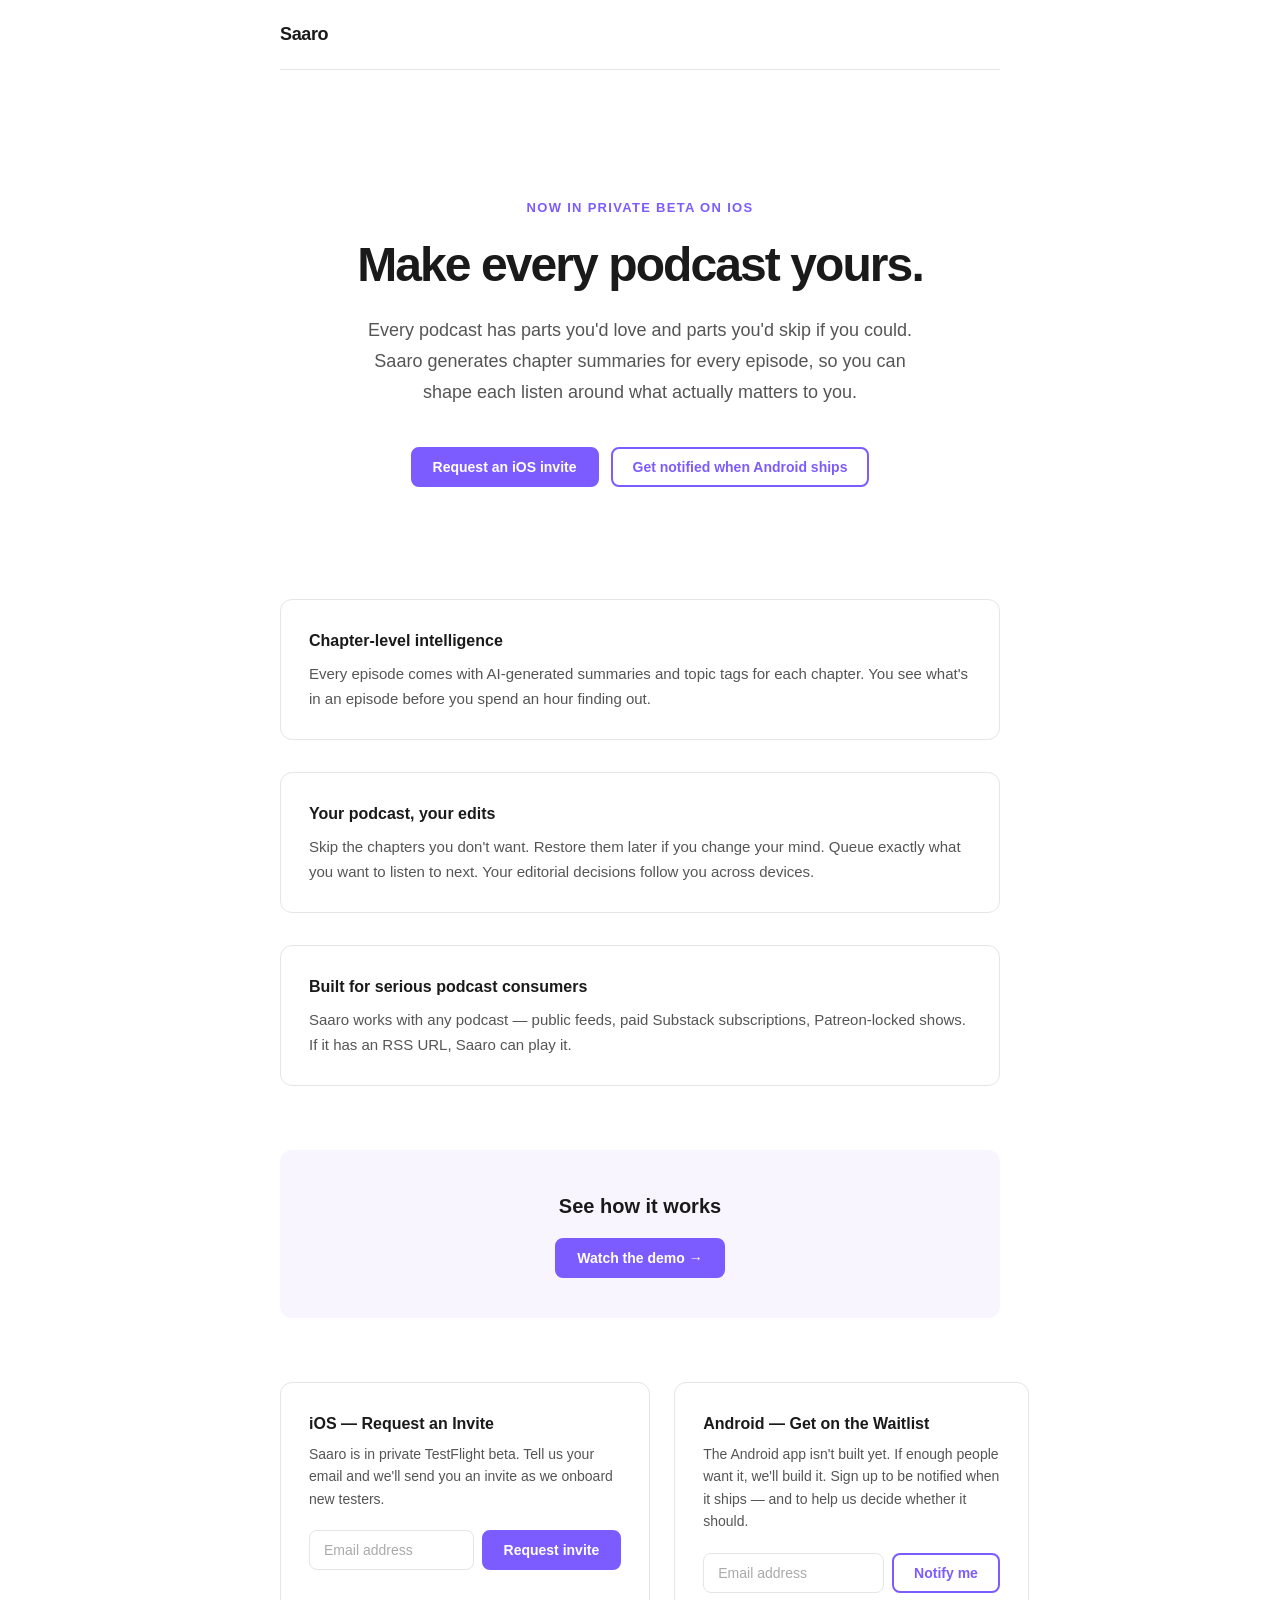
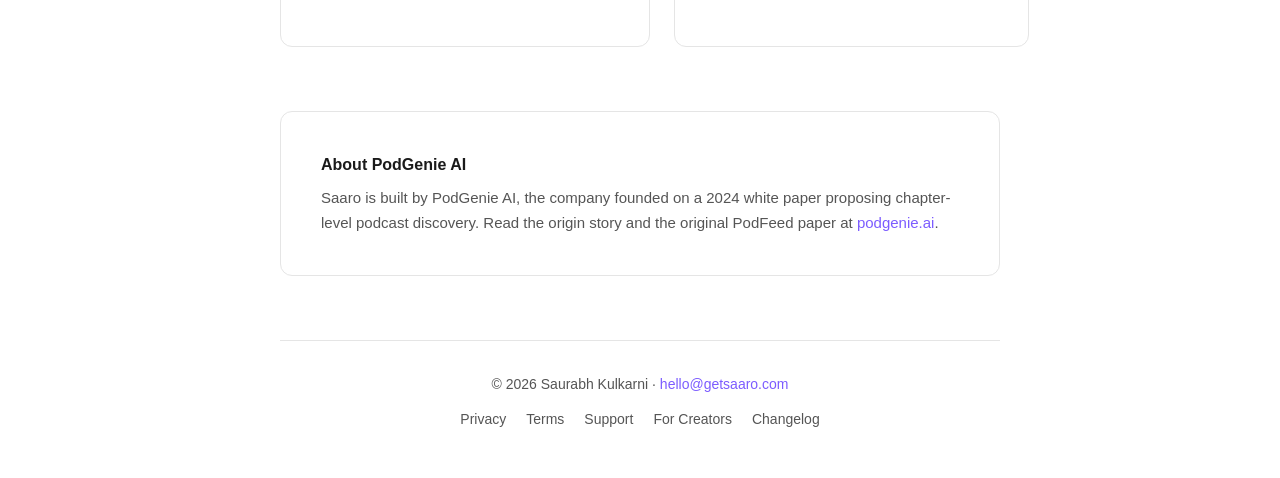
<file: index.html>
<!DOCTYPE html>
<html lang="en">
<head>
  <meta charset="UTF-8">
  <meta name="viewport" content="width=device-width, initial-scale=1.0">
  <title>Saaro — Make every podcast yours.</title>
  <meta name="description" content="Saaro is the podcast app where you shape every listen. Chapter summaries help you decide what to play and what to skip, and your editorial choices follow you everywhere.">

  <!-- Open Graph -->
  <meta property="og:site_name" content="Saaro">
  <meta property="og:title" content="Saaro — Make every podcast yours.">
  <meta property="og:description" content="The podcast app where you shape every listen. Now in private beta on iOS.">
  <meta property="og:url" content="https://getsaaro.com">
  <meta property="og:type" content="website">
  <meta property="og:image" content="https://getsaaro.com/og-image.png?v=2">
  <meta property="og:image:type" content="image/png">
  <meta property="og:image:width" content="1200">
  <meta property="og:image:height" content="630">
  <meta property="og:image:alt" content="Saaro — make every podcast yours.">

  <!-- Twitter -->
  <meta name="twitter:card" content="summary_large_image">
  <meta name="twitter:title" content="Saaro — Make every podcast yours.">
  <meta name="twitter:description" content="The podcast app where you shape every listen. Now in private beta on iOS.">
  <meta name="twitter:image" content="https://getsaaro.com/og-image.png?v=2">

  <link rel="icon" href="/favicon.ico">
  <link rel="icon" type="image/png" sizes="192x192" href="/icon-192.png">
  <link rel="icon" type="image/png" sizes="512x512" href="/icon-512.png">
  <link rel="apple-touch-icon" sizes="180x180" href="/apple-touch-icon.png">

  <link rel="stylesheet" href="styles.css">
</head>
<body>

  <div class="container">

    <nav class="site-nav">
      <a href="/" class="site-nav__logo">Saaro</a>
    </nav>

    <!-- ── Hero ── -->
    <section class="hero">
      <p class="hero__label">Now in private beta on iOS</p>
      <h1 class="hero__headline">Make every podcast yours.</h1>
      <p class="hero__subhead">
        Every podcast has parts you'd love and parts you'd skip if you could.
        Saaro generates chapter summaries for every episode, so you can shape
        each listen around what actually matters to you.
      </p>
      <div class="hero__actions">
        <a href="#ios-form" class="btn btn--primary">Request an iOS invite</a>
        <a href="#android-form" class="btn btn--secondary">Get notified when Android ships</a>
      </div>
    </section>

    <!-- ── Features ── -->
    <div class="features">
      <div class="feature">
        <h2 class="feature__title">Chapter-level intelligence</h2>
        <p class="feature__body">
          Every episode comes with AI-generated summaries and topic tags for each chapter.
          You see what's in an episode before you spend an hour finding out.
        </p>
      </div>
      <div class="feature">
        <h2 class="feature__title">Your podcast, your edits</h2>
        <p class="feature__body">
          Skip the chapters you don't want. Restore them later if you change your mind.
          Queue exactly what you want to listen to next. Your editorial decisions
          follow you across devices.
        </p>
      </div>
      <div class="feature">
        <h2 class="feature__title">Built for serious podcast consumers</h2>
        <p class="feature__body">
          Saaro works with any podcast — public feeds, paid Substack subscriptions,
          Patreon-locked shows. If it has an RSS URL, Saaro can play it.
        </p>
      </div>
    </div>

    <!-- ── Demo callout ── -->
    <section class="demo-callout">
      <h2 class="demo-callout__title">See how it works</h2>
      <a href="/demo.html" class="btn btn--primary">Watch the demo →</a>
    </section>

    <!-- ── Forms ── -->
    <section>
      <div class="forms-grid">

        <!-- iOS form -->
        <div class="form-card" id="ios-form">
          <h2 class="form-card__title">iOS — Request an Invite</h2>
          <p class="form-card__description">
            Saaro is in private TestFlight beta. Tell us your email and
            we'll send you an invite as we onboard new testers.
          </p>
          <form action="https://saaro-dev.web.app/api/submitWaitlist"
                method="POST"
                data-platform="ios"
                class="waitlist-form"
                novalidate>
            <input type="hidden" name="platform" value="ios">
            <input type="hidden" name="source" value="getsaaro.com">
            <div class="form-row">
              <input type="email" name="email" class="input"
                     placeholder="Email address" required autocomplete="email">
              <button type="submit" class="btn btn--primary">Request invite</button>
            </div>
            <p class="form-feedback" aria-live="polite"></p>
          </form>
        </div>

        <!-- Android form -->
        <div class="form-card" id="android-form">
          <h2 class="form-card__title">Android — Get on the Waitlist</h2>
          <p class="form-card__description">
            The Android app isn't built yet. If enough people want it, we'll build it.
            Sign up to be notified when it ships — and to help us decide whether it should.
          </p>
          <form action="https://saaro-dev.web.app/api/submitWaitlist"
                method="POST"
                data-platform="android"
                class="waitlist-form"
                novalidate>
            <input type="hidden" name="platform" value="android">
            <input type="hidden" name="source" value="getsaaro.com">
            <div class="form-row">
              <input type="email" name="email" class="input"
                     placeholder="Email address" required autocomplete="email">
              <button type="submit" class="btn btn--secondary">Notify me</button>
            </div>
            <p class="form-feedback" aria-live="polite"></p>
          </form>
        </div>

      </div>
    </section>

    <!-- ── About PodGenie AI ── -->
    <section class="lineage">
      <h2 class="lineage__title">About PodGenie AI</h2>
      <p class="lineage__body">
        Saaro is built by PodGenie AI, the company founded on a 2024 white paper
        proposing chapter-level podcast discovery. Read the origin story and the
        original PodFeed paper at <a href="https://podgenie.ai">podgenie.ai</a>.
      </p>
    </section>

    <!-- ── Footer ── -->
    <footer class="site-footer">
      <div class="site-footer__inner">
        <p>© 2026 Saurabh Kulkarni · <a href="mailto:hello@getsaaro.com">hello@getsaaro.com</a></p>
        <nav class="site-footer__links">
          <a href="/privacy.html">Privacy</a>
          <a href="/terms.html">Terms</a>
          <a href="/support.html">Support</a>
          <a href="/creators.html">For Creators</a>
          <a href="/changelog.html">Changelog</a>
        </nav>
      </div>
    </footer>

  </div>

  <script>
    // Progressive enhancement: intercept form submits for better UX.
    // Falls back to standard HTML POST if JS is unavailable.
    document.querySelectorAll('.waitlist-form').forEach(function(form) {
      form.addEventListener('submit', function(e) {
        e.preventDefault();
        var emailInput = form.querySelector('input[type="email"]');
        var feedback = form.querySelector('.form-feedback');
        var btn = form.querySelector('button[type="submit"]');
        var email = emailInput.value.trim();

        if (!email || !/^[^\s@]+@[^\s@]+\.[^\s@]+$/.test(email)) {
          feedback.textContent = 'Please enter a valid email address.';
          feedback.className = 'form-feedback form-feedback--error';
          return;
        }

        btn.disabled = true;
        btn.textContent = 'Sending…';
        feedback.textContent = '';
        feedback.className = 'form-feedback';

        var data = {
          email: email,
          platform: form.querySelector('input[name="platform"]').value,
          source: 'getsaaro.com'
        };

        fetch(form.action, {
          method: 'POST',
          headers: { 'Content-Type': 'application/json' },
          body: JSON.stringify(data)
        })
        .then(function(res) {
          if (res.ok) {
            feedback.textContent = 'You\'re on the list. We\'ll be in touch.';
            feedback.className = 'form-feedback form-feedback--success';
            emailInput.value = '';
          } else {
            return res.json().then(function(body) {
              throw new Error(body.error || 'Something went wrong.');
            });
          }
        })
        .catch(function(err) {
          feedback.textContent = err.message || 'Something went wrong. Try again.';
          feedback.className = 'form-feedback form-feedback--error';
        })
        .finally(function() {
          btn.disabled = false;
          btn.textContent = data.platform === 'ios' ? 'Request invite' : 'Notify me';
        });
      });
    });
  </script>

</body>
</html>
</file>
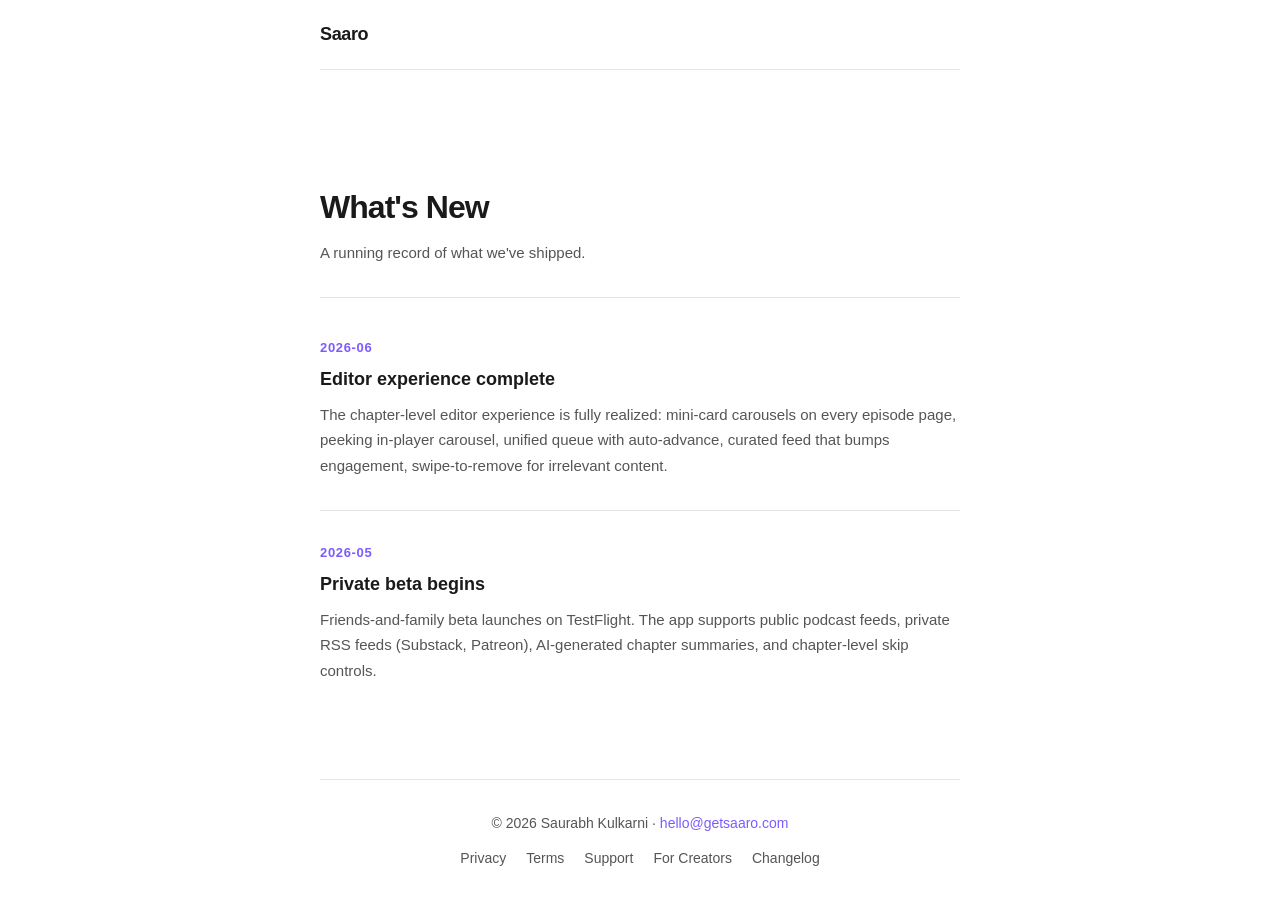
<file: changelog.html>
<!DOCTYPE html>
<html lang="en">
<head>
  <meta charset="UTF-8">
  <meta name="viewport" content="width=device-width, initial-scale=1.0">
  <title>What's New — Saaro</title>
  <meta name="description" content="What's new in Saaro — a running record of what we've shipped.">

  <meta property="og:title" content="What's New — Saaro">
  <meta property="og:url" content="https://getsaaro.com/changelog">
  <meta property="og:type" content="website">
  <link rel="icon" href="/favicon.ico">
  <link rel="icon" type="image/png" sizes="192x192" href="/icon-192.png">
  <link rel="icon" type="image/png" sizes="512x512" href="/icon-512.png">
  <link rel="apple-touch-icon" sizes="180x180" href="/apple-touch-icon.png">

  <link rel="stylesheet" href="styles.css">
</head>
<body>

  <div class="container--narrow">
    <div class="container">

      <nav class="site-nav">
        <a href="/" class="site-nav__logo">Saaro</a>
      </nav>

      <div class="page-header">
        <h1 class="page-title">What's New</h1>
        <p class="page-subtitle">A running record of what we've shipped.</p>
      </div>

      <section>

        <div class="changelog-entry">
          <p class="changelog-date">2026-06</p>
          <h2 class="changelog-title">Editor experience complete</h2>
          <p class="changelog-body">
            The chapter-level editor experience is fully realized: mini-card carousels on every
            episode page, peeking in-player carousel, unified queue with auto-advance, curated
            feed that bumps engagement, swipe-to-remove for irrelevant content.
          </p>
        </div>

        <div class="changelog-entry">
          <p class="changelog-date">2026-05</p>
          <h2 class="changelog-title">Private beta begins</h2>
          <p class="changelog-body">
            Friends-and-family beta launches on TestFlight. The app supports public podcast
            feeds, private RSS feeds (Substack, Patreon), AI-generated chapter summaries,
            and chapter-level skip controls.
          </p>
        </div>

      </section>

      <footer class="site-footer">
        <div class="site-footer__inner">
          <p>© 2026 Saurabh Kulkarni · <a href="mailto:hello@getsaaro.com">hello@getsaaro.com</a></p>
          <nav class="site-footer__links">
            <a href="/privacy.html">Privacy</a>
            <a href="/terms.html">Terms</a>
            <a href="/support.html">Support</a>
            <a href="/creators.html">For Creators</a>
            <a href="/changelog.html">Changelog</a>
          </nav>
        </div>
      </footer>

    </div>
  </div>

</body>
</html>
</file>
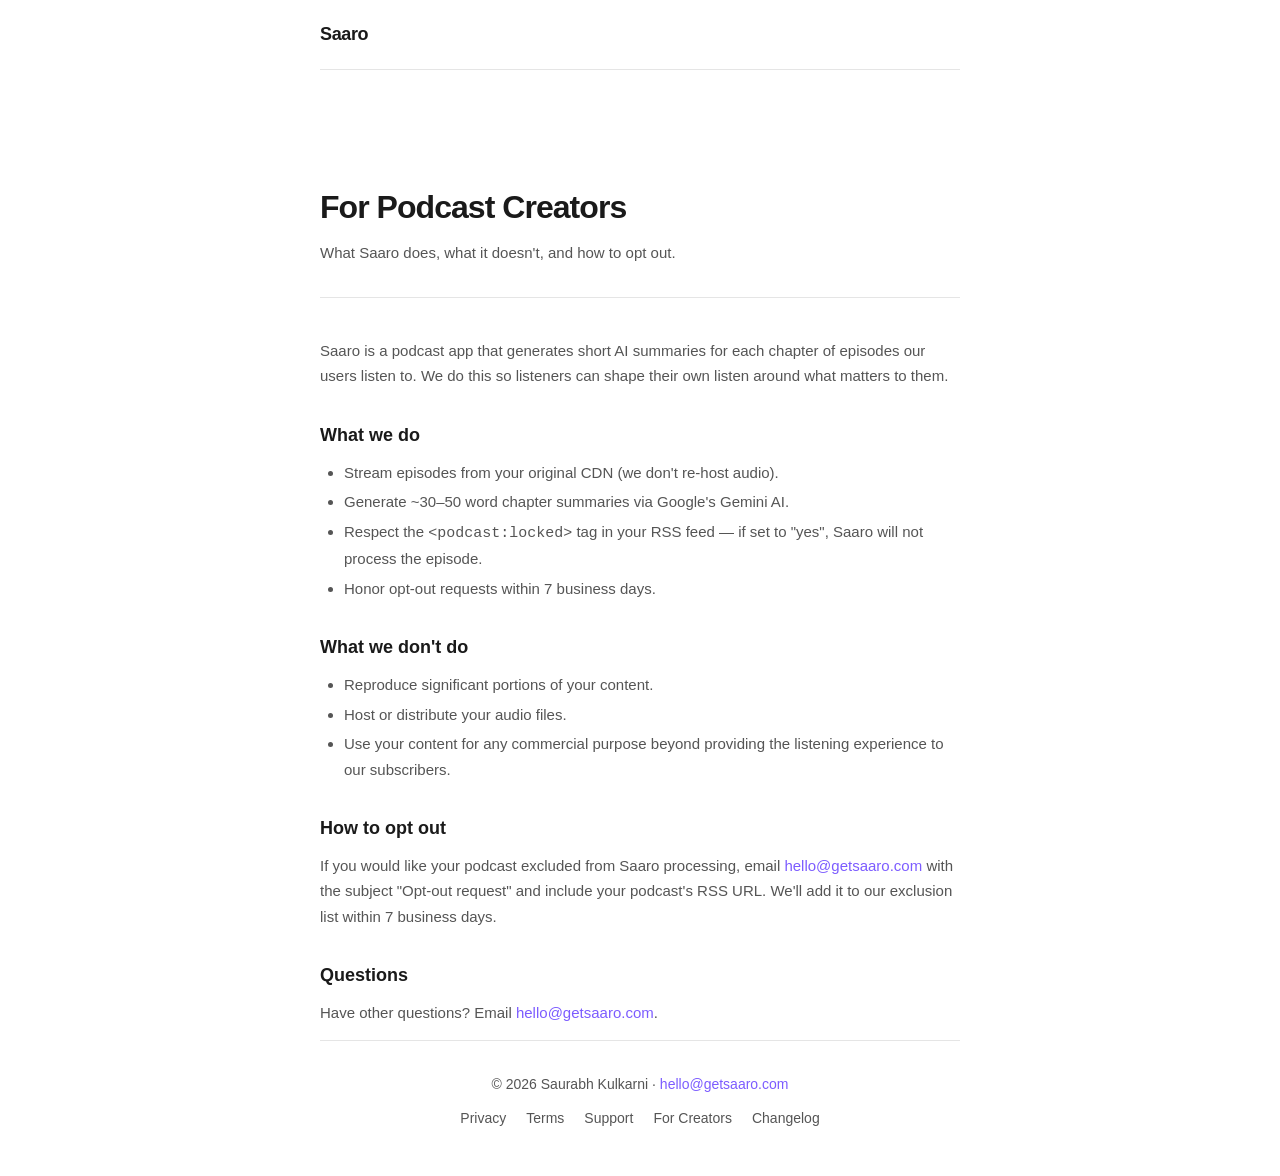
<file: creators.html>
<!DOCTYPE html>
<html lang="en">
<head>
  <meta charset="UTF-8">
  <meta name="viewport" content="width=device-width, initial-scale=1.0">
  <title>For Podcast Creators — Saaro</title>
  <meta name="description" content="What Saaro does with your podcast, what it doesn't do, and how to opt out.">

  <meta property="og:title" content="For Podcast Creators — Saaro">
  <meta property="og:url" content="https://getsaaro.com/creators">
  <meta property="og:type" content="website">
  <link rel="icon" href="/favicon.ico">
  <link rel="icon" type="image/png" sizes="192x192" href="/icon-192.png">
  <link rel="icon" type="image/png" sizes="512x512" href="/icon-512.png">
  <link rel="apple-touch-icon" sizes="180x180" href="/apple-touch-icon.png">

  <link rel="stylesheet" href="styles.css">
</head>
<body>

  <div class="container--narrow">
    <div class="container">

      <nav class="site-nav">
        <a href="/" class="site-nav__logo">Saaro</a>
      </nav>

      <div class="page-header">
        <h1 class="page-title">For Podcast Creators</h1>
        <p class="page-subtitle">What Saaro does, what it doesn't, and how to opt out.</p>
      </div>

      <div class="prose">

        <p>
          Saaro is a podcast app that generates short AI summaries for each chapter of episodes
          our users listen to. We do this so listeners can shape their own listen around what
          matters to them.
        </p>

        <h2>What we do</h2>
        <ul>
          <li>Stream episodes from your original CDN (we don't re-host audio).</li>
          <li>Generate ~30–50 word chapter summaries via Google's Gemini AI.</li>
          <li>Respect the <code>&lt;podcast:locked&gt;</code> tag in your RSS feed — if set to "yes", Saaro will not process the episode.</li>
          <li>Honor opt-out requests within 7 business days.</li>
        </ul>

        <h2>What we don't do</h2>
        <ul>
          <li>Reproduce significant portions of your content.</li>
          <li>Host or distribute your audio files.</li>
          <li>Use your content for any commercial purpose beyond providing the listening experience to our subscribers.</li>
        </ul>

        <h2>How to opt out</h2>
        <p>
          If you would like your podcast excluded from Saaro processing, email
          <a href="mailto:hello@getsaaro.com">hello@getsaaro.com</a> with the subject
          "Opt-out request" and include your podcast's RSS URL. We'll add it to our
          exclusion list within 7 business days.
        </p>

        <h2>Questions</h2>
        <p>
          Have other questions? Email <a href="mailto:hello@getsaaro.com">hello@getsaaro.com</a>.
        </p>

      </div>

      <footer class="site-footer">
        <div class="site-footer__inner">
          <p>© 2026 Saurabh Kulkarni · <a href="mailto:hello@getsaaro.com">hello@getsaaro.com</a></p>
          <nav class="site-footer__links">
            <a href="/privacy.html">Privacy</a>
            <a href="/terms.html">Terms</a>
            <a href="/support.html">Support</a>
            <a href="/creators.html">For Creators</a>
            <a href="/changelog.html">Changelog</a>
          </nav>
        </div>
      </footer>

    </div>
  </div>

</body>
</html>
</file>
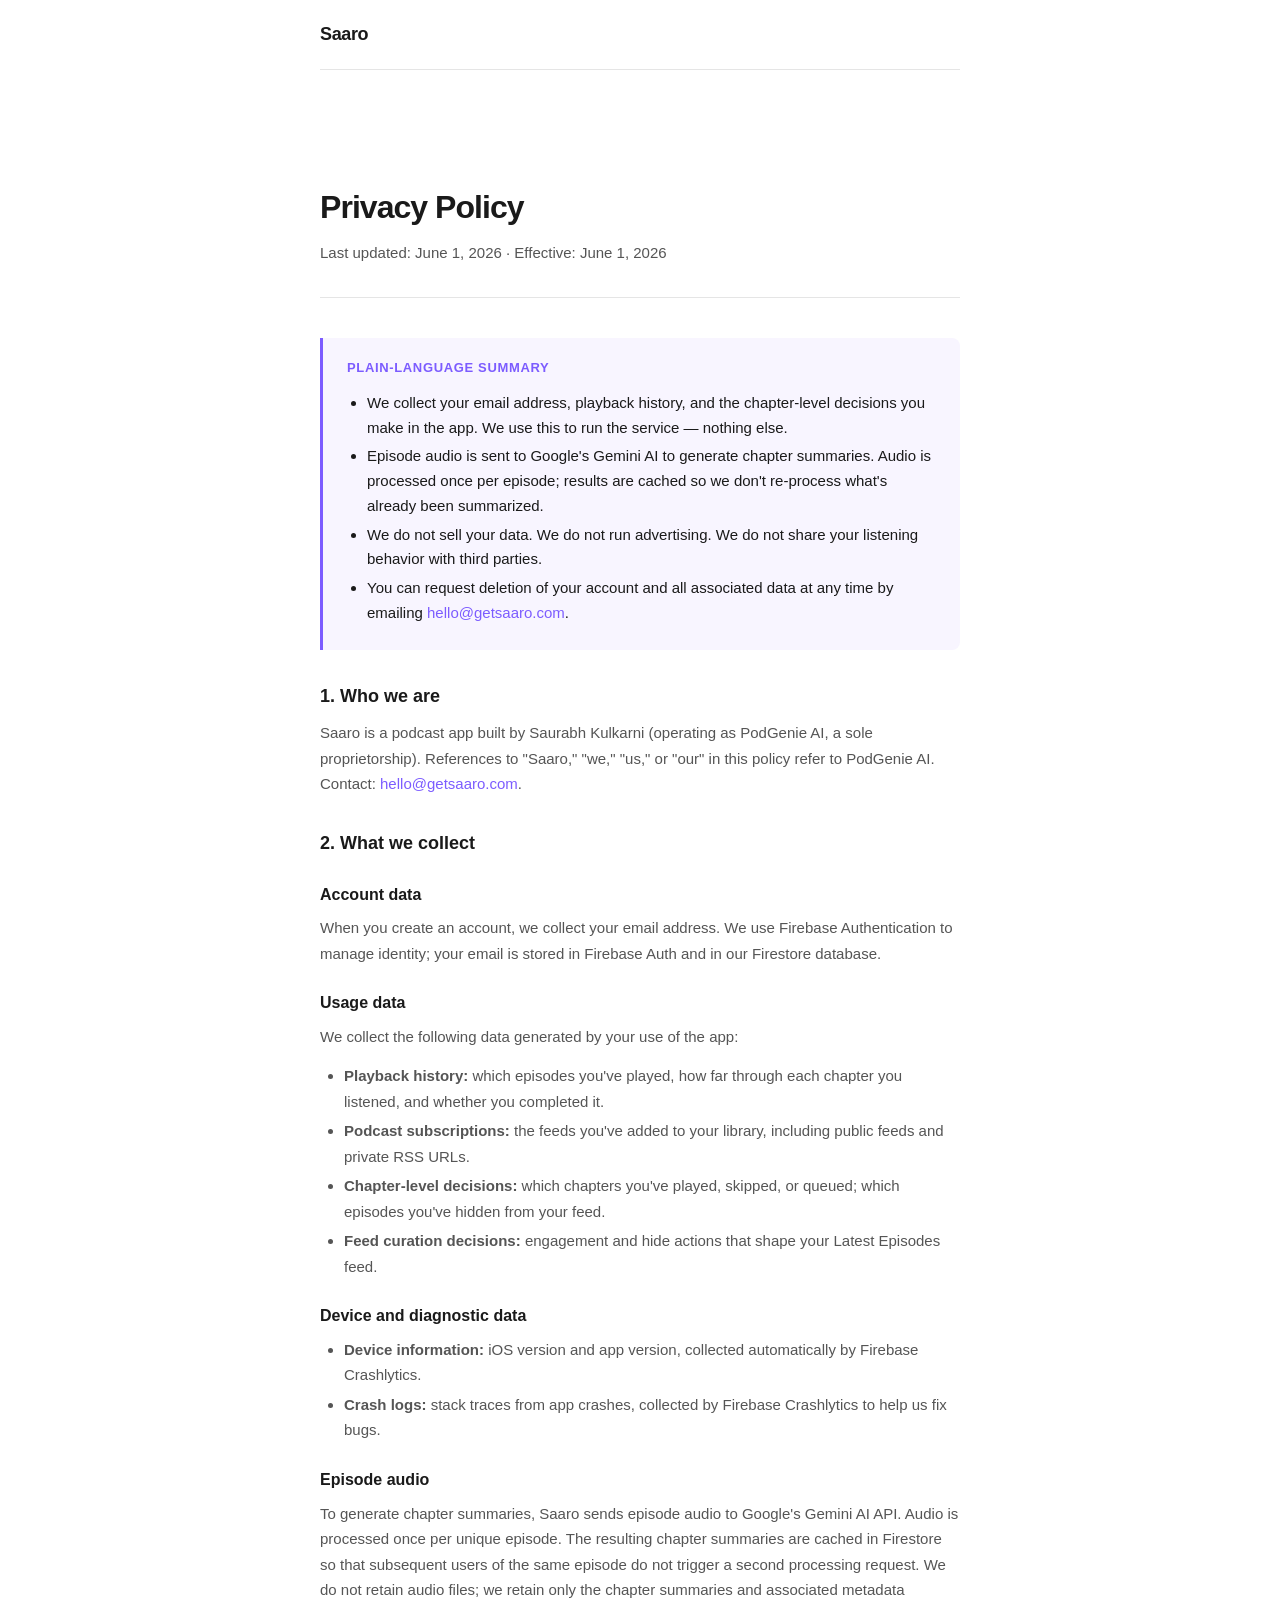
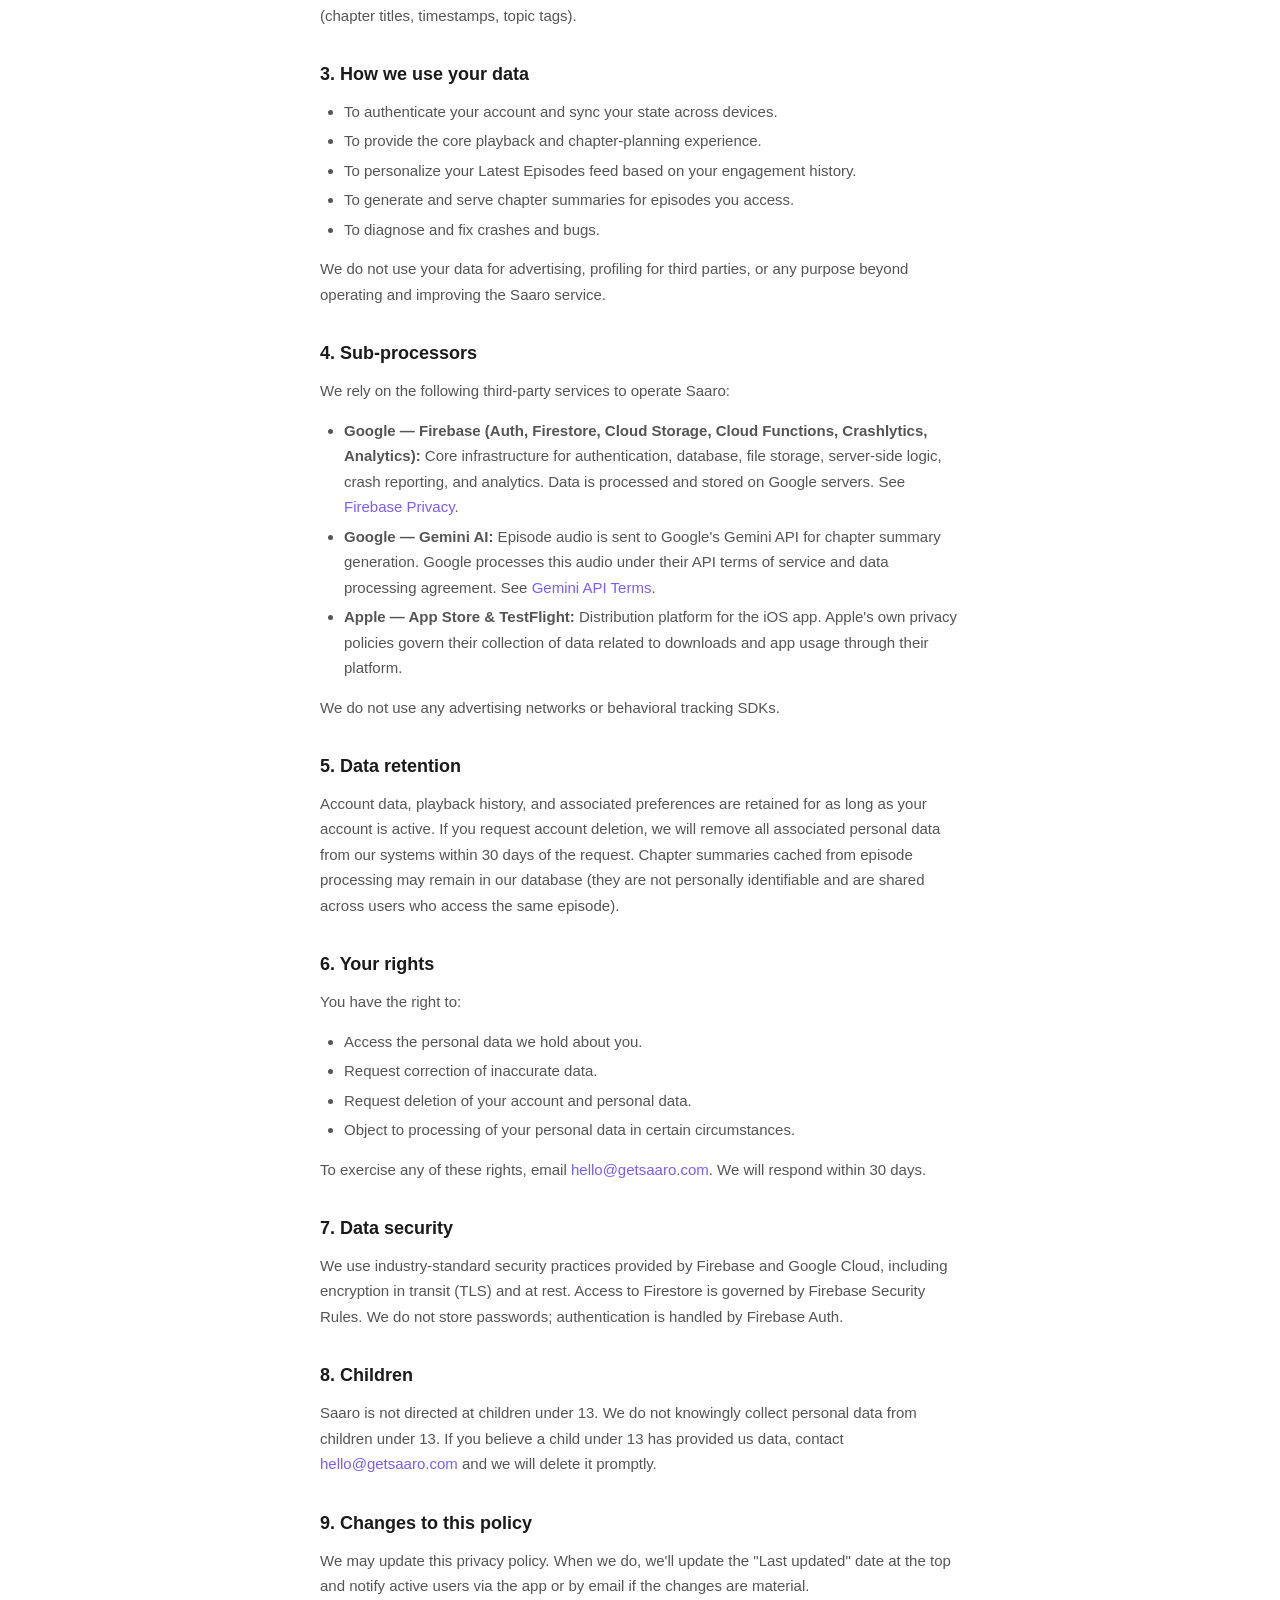
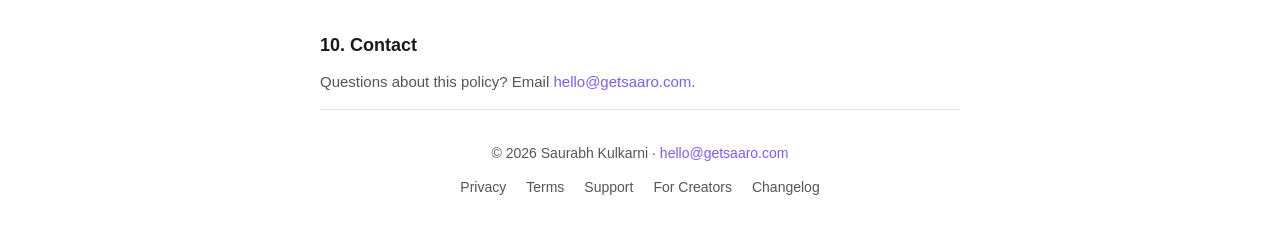
<file: privacy.html>
<!DOCTYPE html>
<html lang="en">
<head>
  <meta charset="UTF-8">
  <meta name="viewport" content="width=device-width, initial-scale=1.0">
  <title>Privacy Policy — Saaro</title>
  <meta name="description" content="Saaro's privacy policy: what we collect, how we use it, and your rights.">

  <meta property="og:title" content="Privacy Policy — Saaro">
  <meta property="og:url" content="https://getsaaro.com/privacy">
  <meta property="og:type" content="website">
  <link rel="icon" href="/favicon.ico">
  <link rel="icon" type="image/png" sizes="192x192" href="/icon-192.png">
  <link rel="icon" type="image/png" sizes="512x512" href="/icon-512.png">
  <link rel="apple-touch-icon" sizes="180x180" href="/apple-touch-icon.png">

  <link rel="stylesheet" href="styles.css">
</head>
<body>

  <div class="container--narrow">
    <div class="container">

      <nav class="site-nav">
        <a href="/" class="site-nav__logo">Saaro</a>
      </nav>

      <div class="page-header">
        <h1 class="page-title">Privacy Policy</h1>
        <p class="page-subtitle">Last updated: June 1, 2026 · Effective: June 1, 2026</p>
      </div>

      <div class="summary-box">
        <p class="summary-box__title">Plain-language summary</p>
        <ul>
          <li>We collect your email address, playback history, and the chapter-level decisions you make in the app. We use this to run the service — nothing else.</li>
          <li>Episode audio is sent to Google's Gemini AI to generate chapter summaries. Audio is processed once per episode; results are cached so we don't re-process what's already been summarized.</li>
          <li>We do not sell your data. We do not run advertising. We do not share your listening behavior with third parties.</li>
          <li>You can request deletion of your account and all associated data at any time by emailing <a href="mailto:hello@getsaaro.com">hello@getsaaro.com</a>.</li>
        </ul>
      </div>

      <div class="prose">

        <h2>1. Who we are</h2>
        <p>
          Saaro is a podcast app built by Saurabh Kulkarni (operating as PodGenie AI, a sole proprietorship).
          References to "Saaro," "we," "us," or "our" in this policy refer to PodGenie AI.
          Contact: <a href="mailto:hello@getsaaro.com">hello@getsaaro.com</a>.
        </p>

        <h2>2. What we collect</h2>

        <h3>Account data</h3>
        <p>
          When you create an account, we collect your email address. We use Firebase Authentication
          to manage identity; your email is stored in Firebase Auth and in our Firestore database.
        </p>

        <h3>Usage data</h3>
        <p>We collect the following data generated by your use of the app:</p>
        <ul>
          <li><strong>Playback history:</strong> which episodes you've played, how far through each chapter you listened, and whether you completed it.</li>
          <li><strong>Podcast subscriptions:</strong> the feeds you've added to your library, including public feeds and private RSS URLs.</li>
          <li><strong>Chapter-level decisions:</strong> which chapters you've played, skipped, or queued; which episodes you've hidden from your feed.</li>
          <li><strong>Feed curation decisions:</strong> engagement and hide actions that shape your Latest Episodes feed.</li>
        </ul>

        <h3>Device and diagnostic data</h3>
        <ul>
          <li><strong>Device information:</strong> iOS version and app version, collected automatically by Firebase Crashlytics.</li>
          <li><strong>Crash logs:</strong> stack traces from app crashes, collected by Firebase Crashlytics to help us fix bugs.</li>
        </ul>

        <h3>Episode audio</h3>
        <p>
          To generate chapter summaries, Saaro sends episode audio to Google's Gemini AI API.
          Audio is processed once per unique episode. The resulting chapter summaries are cached
          in Firestore so that subsequent users of the same episode do not trigger a second
          processing request. We do not retain audio files; we retain only the chapter summaries
          and associated metadata (chapter titles, timestamps, topic tags).
        </p>

        <h2>3. How we use your data</h2>
        <ul>
          <li>To authenticate your account and sync your state across devices.</li>
          <li>To provide the core playback and chapter-planning experience.</li>
          <li>To personalize your Latest Episodes feed based on your engagement history.</li>
          <li>To generate and serve chapter summaries for episodes you access.</li>
          <li>To diagnose and fix crashes and bugs.</li>
        </ul>
        <p>
          We do not use your data for advertising, profiling for third parties, or any purpose
          beyond operating and improving the Saaro service.
        </p>

        <h2>4. Sub-processors</h2>
        <p>We rely on the following third-party services to operate Saaro:</p>
        <ul>
          <li>
            <strong>Google — Firebase (Auth, Firestore, Cloud Storage, Cloud Functions, Crashlytics, Analytics):</strong>
            Core infrastructure for authentication, database, file storage, server-side logic,
            crash reporting, and analytics. Data is processed and stored on Google servers.
            See <a href="https://firebase.google.com/support/privacy" target="_blank" rel="noopener">Firebase Privacy</a>.
          </li>
          <li>
            <strong>Google — Gemini AI:</strong>
            Episode audio is sent to Google's Gemini API for chapter summary generation.
            Google processes this audio under their API terms of service and data processing agreement.
            See <a href="https://ai.google.dev/terms" target="_blank" rel="noopener">Gemini API Terms</a>.
          </li>
          <li>
            <strong>Apple — App Store &amp; TestFlight:</strong>
            Distribution platform for the iOS app. Apple's own privacy policies govern their
            collection of data related to downloads and app usage through their platform.
          </li>
        </ul>
        <p>We do not use any advertising networks or behavioral tracking SDKs.</p>

        <h2>5. Data retention</h2>
        <p>
          Account data, playback history, and associated preferences are retained for as long
          as your account is active. If you request account deletion, we will remove all
          associated personal data from our systems within 30 days of the request.
          Chapter summaries cached from episode processing may remain in our database (they
          are not personally identifiable and are shared across users who access the same episode).
        </p>

        <h2>6. Your rights</h2>
        <p>You have the right to:</p>
        <ul>
          <li>Access the personal data we hold about you.</li>
          <li>Request correction of inaccurate data.</li>
          <li>Request deletion of your account and personal data.</li>
          <li>Object to processing of your personal data in certain circumstances.</li>
        </ul>
        <p>
          To exercise any of these rights, email <a href="mailto:hello@getsaaro.com">hello@getsaaro.com</a>.
          We will respond within 30 days.
        </p>

        <h2>7. Data security</h2>
        <p>
          We use industry-standard security practices provided by Firebase and Google Cloud,
          including encryption in transit (TLS) and at rest. Access to Firestore is governed
          by Firebase Security Rules. We do not store passwords; authentication is handled
          by Firebase Auth.
        </p>

        <h2>8. Children</h2>
        <p>
          Saaro is not directed at children under 13. We do not knowingly collect personal
          data from children under 13. If you believe a child under 13 has provided us data,
          contact <a href="mailto:hello@getsaaro.com">hello@getsaaro.com</a> and we will
          delete it promptly.
        </p>

        <h2>9. Changes to this policy</h2>
        <p>
          We may update this privacy policy. When we do, we'll update the "Last updated" date
          at the top and notify active users via the app or by email if the changes are material.
        </p>

        <h2>10. Contact</h2>
        <p>
          Questions about this policy? Email <a href="mailto:hello@getsaaro.com">hello@getsaaro.com</a>.
        </p>

      </div>

      <footer class="site-footer">
        <div class="site-footer__inner">
          <p>© 2026 Saurabh Kulkarni · <a href="mailto:hello@getsaaro.com">hello@getsaaro.com</a></p>
          <nav class="site-footer__links">
            <a href="/privacy.html">Privacy</a>
            <a href="/terms.html">Terms</a>
            <a href="/support.html">Support</a>
            <a href="/creators.html">For Creators</a>
            <a href="/changelog.html">Changelog</a>
          </nav>
        </div>
      </footer>

    </div>
  </div>

</body>
</html>
</file>
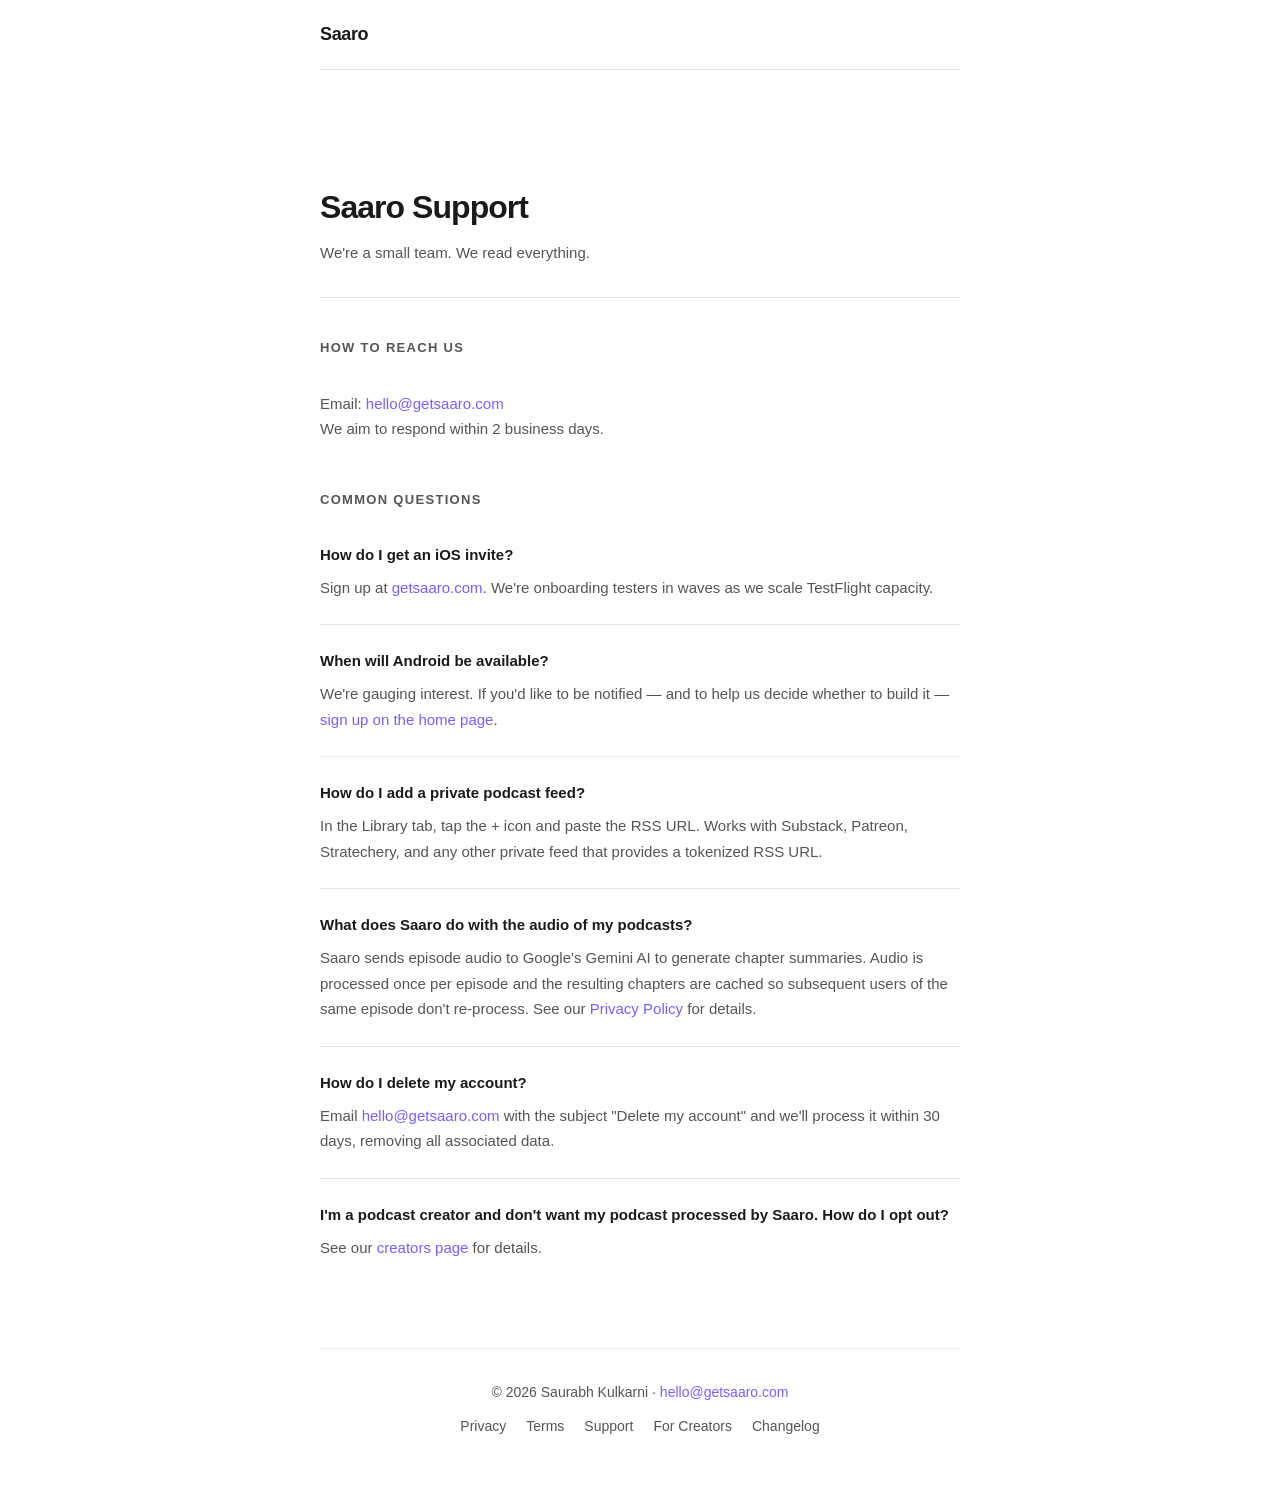
<file: support.html>
<!DOCTYPE html>
<html lang="en">
<head>
  <meta charset="UTF-8">
  <meta name="viewport" content="width=device-width, initial-scale=1.0">
  <title>Support — Saaro</title>
  <meta name="description" content="Saaro support: how to reach us and answers to common questions.">

  <meta property="og:title" content="Support — Saaro">
  <meta property="og:url" content="https://getsaaro.com/support">
  <meta property="og:type" content="website">
  <link rel="icon" href="/favicon.ico">
  <link rel="icon" type="image/png" sizes="192x192" href="/icon-192.png">
  <link rel="icon" type="image/png" sizes="512x512" href="/icon-512.png">
  <link rel="apple-touch-icon" sizes="180x180" href="/apple-touch-icon.png">

  <link rel="stylesheet" href="styles.css">
</head>
<body>

  <div class="container--narrow">
    <div class="container">

      <nav class="site-nav">
        <a href="/" class="site-nav__logo">Saaro</a>
      </nav>

      <div class="page-header">
        <h1 class="page-title">Saaro Support</h1>
        <p class="page-subtitle">We're a small team. We read everything.</p>
      </div>

      <section style="margin-bottom: 3rem;">
        <h2 class="section-title">How to reach us</h2>
        <div class="prose">
          <p>
            Email: <a href="mailto:hello@getsaaro.com">hello@getsaaro.com</a><br>
            We aim to respond within 2 business days.
          </p>
        </div>
      </section>

      <section>
        <h2 class="section-title">Common questions</h2>

        <div class="faq-item">
          <p class="faq-q">How do I get an iOS invite?</p>
          <p class="faq-a">
            Sign up at <a href="https://getsaaro.com">getsaaro.com</a>. We're onboarding
            testers in waves as we scale TestFlight capacity.
          </p>
        </div>

        <div class="faq-item">
          <p class="faq-q">When will Android be available?</p>
          <p class="faq-a">
            We're gauging interest. If you'd like to be notified — and to help us decide
            whether to build it — <a href="/#android-form">sign up on the home page</a>.
          </p>
        </div>

        <div class="faq-item">
          <p class="faq-q">How do I add a private podcast feed?</p>
          <p class="faq-a">
            In the Library tab, tap the + icon and paste the RSS URL. Works with Substack,
            Patreon, Stratechery, and any other private feed that provides a tokenized RSS URL.
          </p>
        </div>

        <div class="faq-item">
          <p class="faq-q">What does Saaro do with the audio of my podcasts?</p>
          <p class="faq-a">
            Saaro sends episode audio to Google's Gemini AI to generate chapter summaries.
            Audio is processed once per episode and the resulting chapters are cached so
            subsequent users of the same episode don't re-process. See our
            <a href="/privacy.html">Privacy Policy</a> for details.
          </p>
        </div>

        <div class="faq-item">
          <p class="faq-q">How do I delete my account?</p>
          <p class="faq-a">
            Email <a href="mailto:hello@getsaaro.com">hello@getsaaro.com</a> with the
            subject "Delete my account" and we'll process it within 30 days, removing
            all associated data.
          </p>
        </div>

        <div class="faq-item">
          <p class="faq-q">I'm a podcast creator and don't want my podcast processed by Saaro. How do I opt out?</p>
          <p class="faq-a">
            See our <a href="/creators.html">creators page</a> for details.
          </p>
        </div>

      </section>

      <footer class="site-footer">
        <div class="site-footer__inner">
          <p>© 2026 Saurabh Kulkarni · <a href="mailto:hello@getsaaro.com">hello@getsaaro.com</a></p>
          <nav class="site-footer__links">
            <a href="/privacy.html">Privacy</a>
            <a href="/terms.html">Terms</a>
            <a href="/support.html">Support</a>
            <a href="/creators.html">For Creators</a>
            <a href="/changelog.html">Changelog</a>
          </nav>
        </div>
      </footer>

    </div>
  </div>

</body>
</html>
</file>
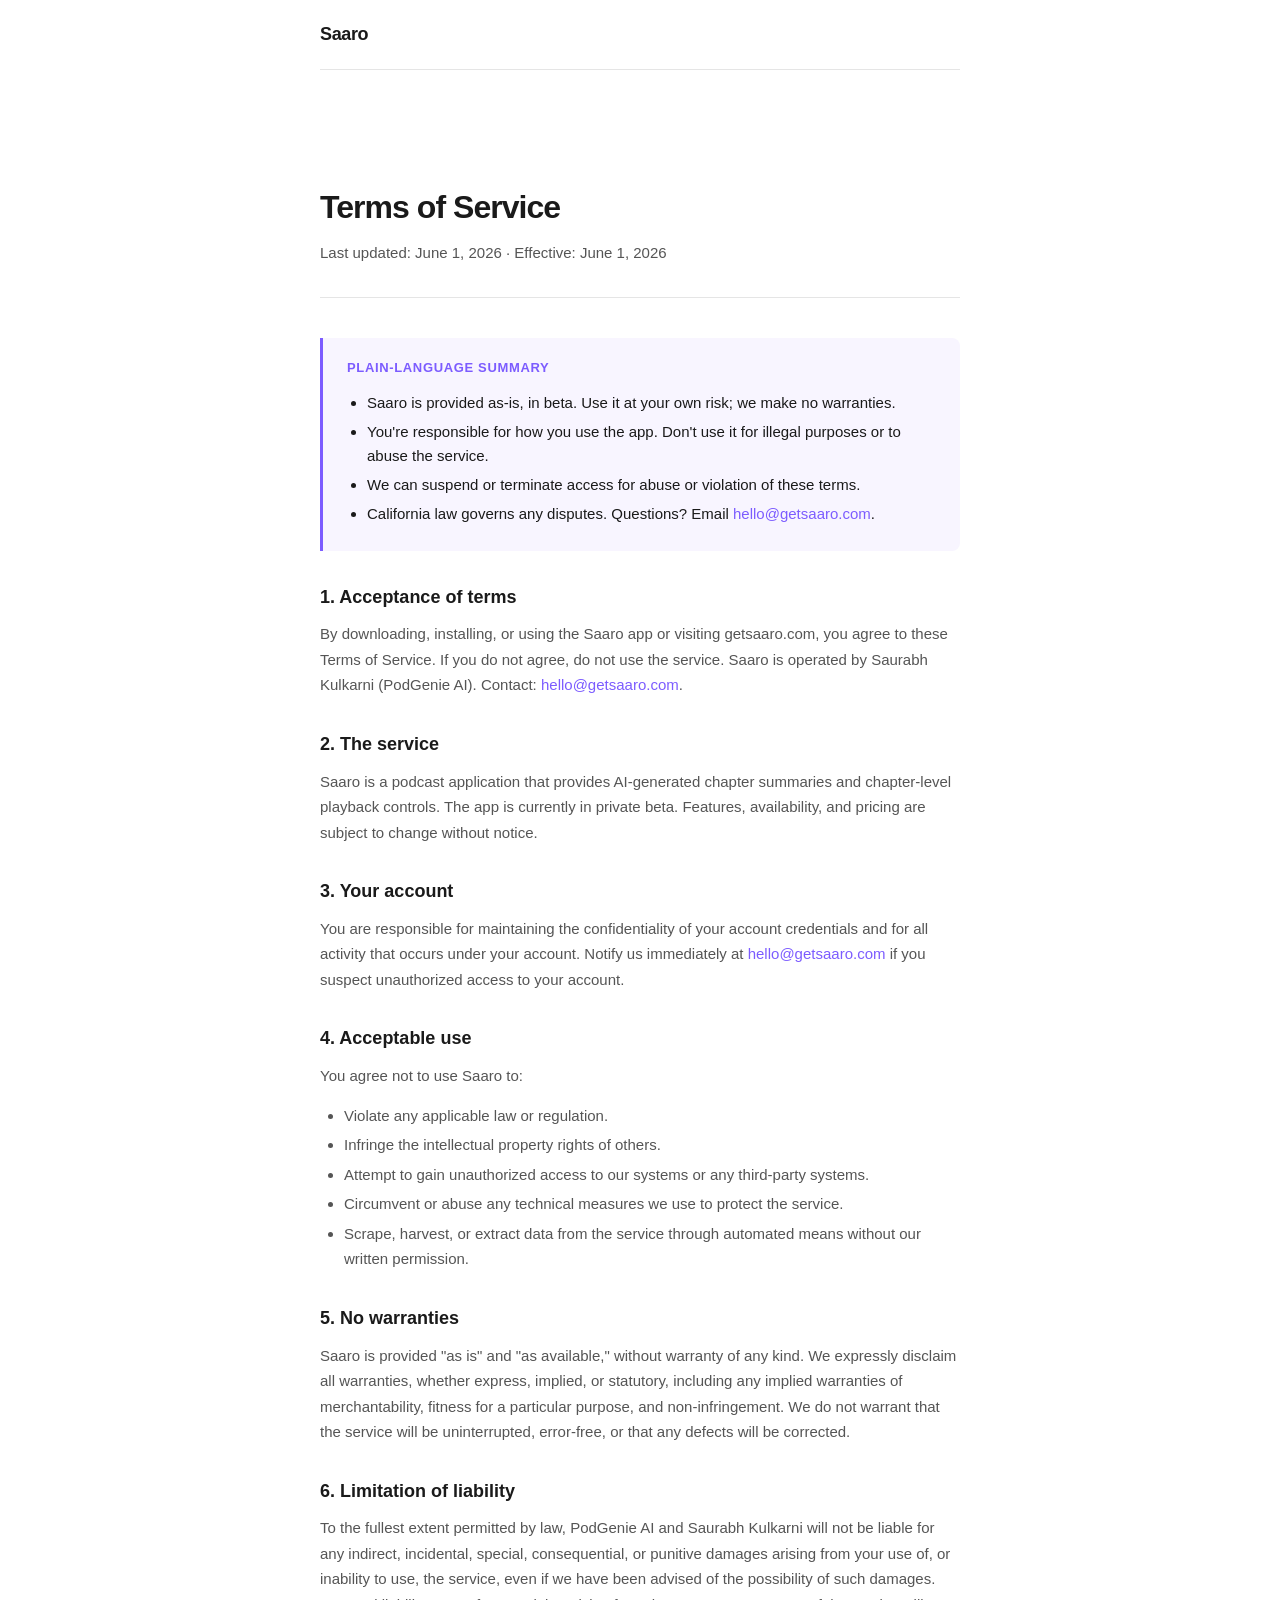
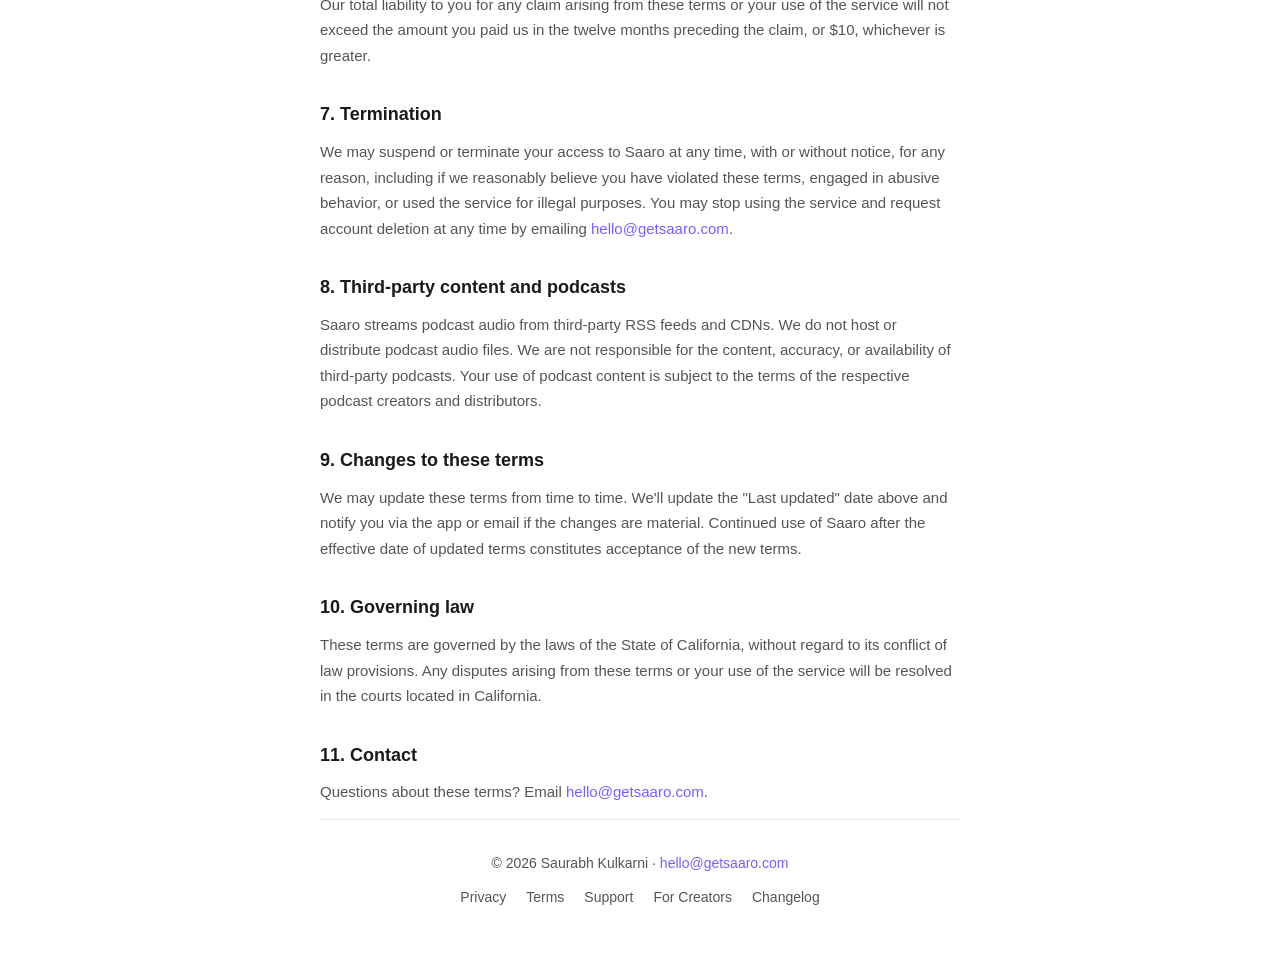
<file: terms.html>
<!DOCTYPE html>
<html lang="en">
<head>
  <meta charset="UTF-8">
  <meta name="viewport" content="width=device-width, initial-scale=1.0">
  <title>Terms of Service — Saaro</title>
  <meta name="description" content="Saaro's terms of service.">

  <meta property="og:title" content="Terms of Service — Saaro">
  <meta property="og:url" content="https://getsaaro.com/terms">
  <meta property="og:type" content="website">
  <link rel="icon" href="/favicon.ico">
  <link rel="icon" type="image/png" sizes="192x192" href="/icon-192.png">
  <link rel="icon" type="image/png" sizes="512x512" href="/icon-512.png">
  <link rel="apple-touch-icon" sizes="180x180" href="/apple-touch-icon.png">

  <link rel="stylesheet" href="styles.css">
</head>
<body>

  <div class="container--narrow">
    <div class="container">

      <nav class="site-nav">
        <a href="/" class="site-nav__logo">Saaro</a>
      </nav>

      <div class="page-header">
        <h1 class="page-title">Terms of Service</h1>
        <p class="page-subtitle">Last updated: June 1, 2026 · Effective: June 1, 2026</p>
      </div>

      <div class="summary-box">
        <p class="summary-box__title">Plain-language summary</p>
        <ul>
          <li>Saaro is provided as-is, in beta. Use it at your own risk; we make no warranties.</li>
          <li>You're responsible for how you use the app. Don't use it for illegal purposes or to abuse the service.</li>
          <li>We can suspend or terminate access for abuse or violation of these terms.</li>
          <li>California law governs any disputes. Questions? Email <a href="mailto:hello@getsaaro.com">hello@getsaaro.com</a>.</li>
        </ul>
      </div>

      <div class="prose">

        <h2>1. Acceptance of terms</h2>
        <p>
          By downloading, installing, or using the Saaro app or visiting getsaaro.com, you agree
          to these Terms of Service. If you do not agree, do not use the service.
          Saaro is operated by Saurabh Kulkarni (PodGenie AI). Contact: <a href="mailto:hello@getsaaro.com">hello@getsaaro.com</a>.
        </p>

        <h2>2. The service</h2>
        <p>
          Saaro is a podcast application that provides AI-generated chapter summaries and
          chapter-level playback controls. The app is currently in private beta. Features,
          availability, and pricing are subject to change without notice.
        </p>

        <h2>3. Your account</h2>
        <p>
          You are responsible for maintaining the confidentiality of your account credentials
          and for all activity that occurs under your account. Notify us immediately at
          <a href="mailto:hello@getsaaro.com">hello@getsaaro.com</a> if you suspect unauthorized
          access to your account.
        </p>

        <h2>4. Acceptable use</h2>
        <p>You agree not to use Saaro to:</p>
        <ul>
          <li>Violate any applicable law or regulation.</li>
          <li>Infringe the intellectual property rights of others.</li>
          <li>Attempt to gain unauthorized access to our systems or any third-party systems.</li>
          <li>Circumvent or abuse any technical measures we use to protect the service.</li>
          <li>Scrape, harvest, or extract data from the service through automated means without our written permission.</li>
        </ul>

        <h2>5. No warranties</h2>
        <p>
          Saaro is provided "as is" and "as available," without warranty of any kind. We
          expressly disclaim all warranties, whether express, implied, or statutory, including
          any implied warranties of merchantability, fitness for a particular purpose, and
          non-infringement. We do not warrant that the service will be uninterrupted, error-free,
          or that any defects will be corrected.
        </p>

        <h2>6. Limitation of liability</h2>
        <p>
          To the fullest extent permitted by law, PodGenie AI and Saurabh Kulkarni will not be
          liable for any indirect, incidental, special, consequential, or punitive damages arising
          from your use of, or inability to use, the service, even if we have been advised of the
          possibility of such damages. Our total liability to you for any claim arising from these
          terms or your use of the service will not exceed the amount you paid us in the twelve
          months preceding the claim, or $10, whichever is greater.
        </p>

        <h2>7. Termination</h2>
        <p>
          We may suspend or terminate your access to Saaro at any time, with or without notice,
          for any reason, including if we reasonably believe you have violated these terms, engaged
          in abusive behavior, or used the service for illegal purposes. You may stop using the
          service and request account deletion at any time by emailing
          <a href="mailto:hello@getsaaro.com">hello@getsaaro.com</a>.
        </p>

        <h2>8. Third-party content and podcasts</h2>
        <p>
          Saaro streams podcast audio from third-party RSS feeds and CDNs. We do not host or
          distribute podcast audio files. We are not responsible for the content, accuracy, or
          availability of third-party podcasts. Your use of podcast content is subject to the
          terms of the respective podcast creators and distributors.
        </p>

        <h2>9. Changes to these terms</h2>
        <p>
          We may update these terms from time to time. We'll update the "Last updated" date above
          and notify you via the app or email if the changes are material. Continued use of Saaro
          after the effective date of updated terms constitutes acceptance of the new terms.
        </p>

        <h2>10. Governing law</h2>
        <p>
          These terms are governed by the laws of the State of California, without regard to its
          conflict of law provisions. Any disputes arising from these terms or your use of the
          service will be resolved in the courts located in California.
        </p>

        <h2>11. Contact</h2>
        <p>
          Questions about these terms? Email <a href="mailto:hello@getsaaro.com">hello@getsaaro.com</a>.
        </p>

      </div>

      <footer class="site-footer">
        <div class="site-footer__inner">
          <p>© 2026 Saurabh Kulkarni · <a href="mailto:hello@getsaaro.com">hello@getsaaro.com</a></p>
          <nav class="site-footer__links">
            <a href="/privacy.html">Privacy</a>
            <a href="/terms.html">Terms</a>
            <a href="/support.html">Support</a>
            <a href="/creators.html">For Creators</a>
            <a href="/changelog.html">Changelog</a>
          </nav>
        </div>
      </footer>

    </div>
  </div>

</body>
</html>
</file>
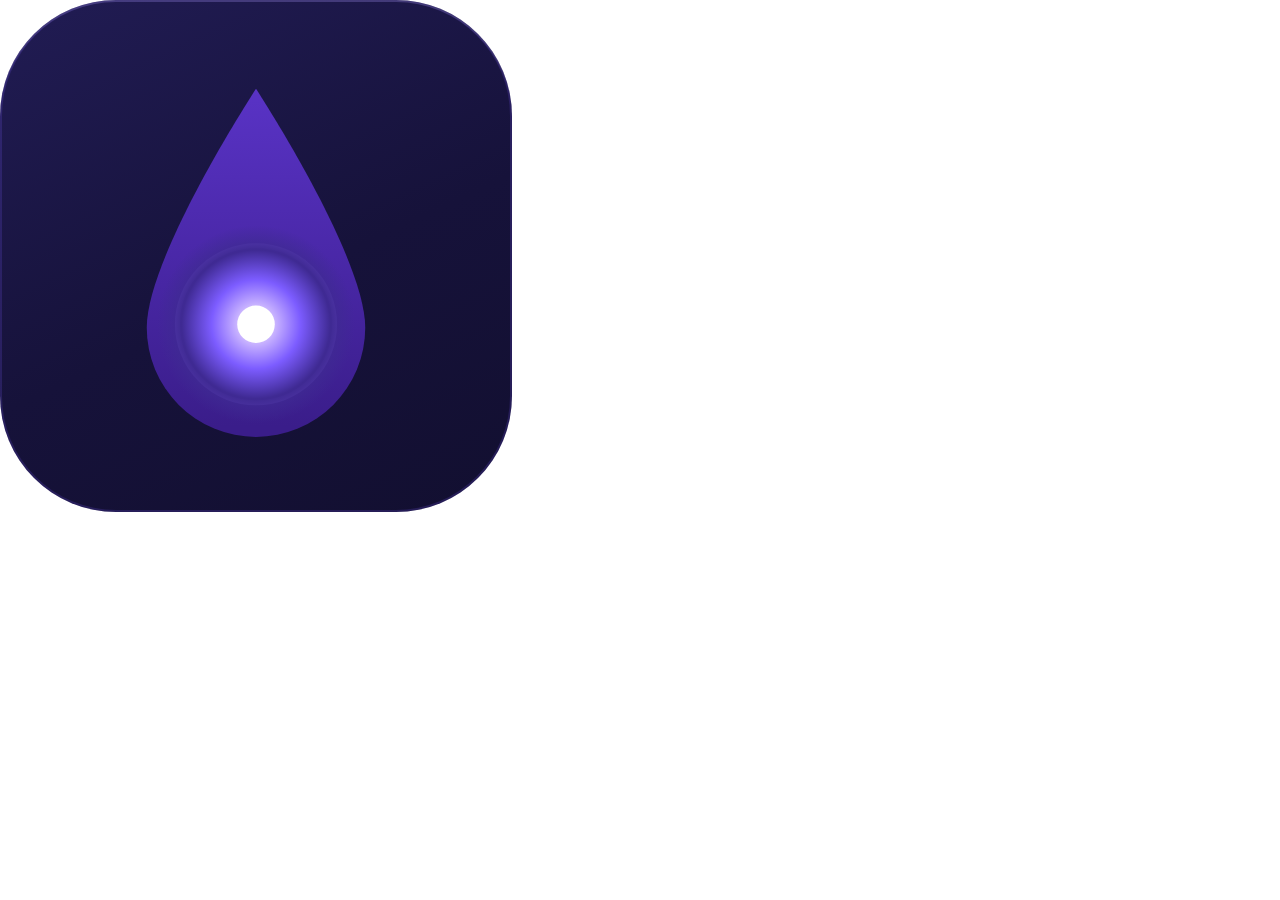
<file: .build/icon-template.html>
<!doctype html>
<html>
<head>
<meta charset="utf-8">
<style>
  * { margin: 0; padding: 0; box-sizing: border-box; }
  html, body { width: 512px; height: 512px; background: transparent; }
  body { display: flex; align-items: center; justify-content: center; }
  .icon {
    width: 512px; height: 512px;
    border-radius: 116px;
    background: linear-gradient(155deg, #211c54 0%, #16123a 55%, #120f30 100%);
    box-shadow: inset 0 2px 0 rgba(255,255,255,0.10), inset 0 0 0 2px rgba(124,92,255,0.18);
    display: flex; align-items: center; justify-content: center;
  }
  svg { width: 512px; height: 512px; display: block; }
</style>
</head>
<body>
  <div class="icon">
    <svg viewBox="0 0 300 300" fill="none" xmlns="http://www.w3.org/2000/svg">
      <defs>
        <linearGradient id="drop" x1="150" y1="40" x2="150" y2="250" gradientUnits="userSpaceOnUse">
          <stop offset="0" stop-color="#5b34c9"/>
          <stop offset="1" stop-color="#3a1d8a"/>
        </linearGradient>
        <radialGradient id="core" cx="0" cy="0" r="1" gradientUnits="userSpaceOnUse"
          gradientTransform="translate(150 190) scale(58)">
          <stop offset="0" stop-color="#ffffff"/>
          <stop offset="0.18" stop-color="#cdb8ff"/>
          <stop offset="0.45" stop-color="#7c5cff"/>
          <stop offset="0.75" stop-color="#3f2a93"/>
          <stop offset="1" stop-color="#3f2a93" stop-opacity="0"/>
        </radialGradient>
      </defs>
      <path d="M150 52 C150 52 214 150 214 192 A64 64 0 1 1 86 192 C86 150 150 52 150 52 Z" fill="url(#drop)"/>
      <circle cx="150" cy="190" r="46" stroke="#9c7bff" stroke-opacity="0.30" stroke-width="3" fill="none"/>
      <circle cx="150" cy="190" r="30" stroke="#b49bff" stroke-opacity="0.55" stroke-width="3" fill="none"/>
      <circle cx="150" cy="190" r="58" fill="url(#core)"/>
      <circle cx="150" cy="190" r="11" fill="#ffffff"/>
    </svg>
  </div>
</body>
</html>
</file>
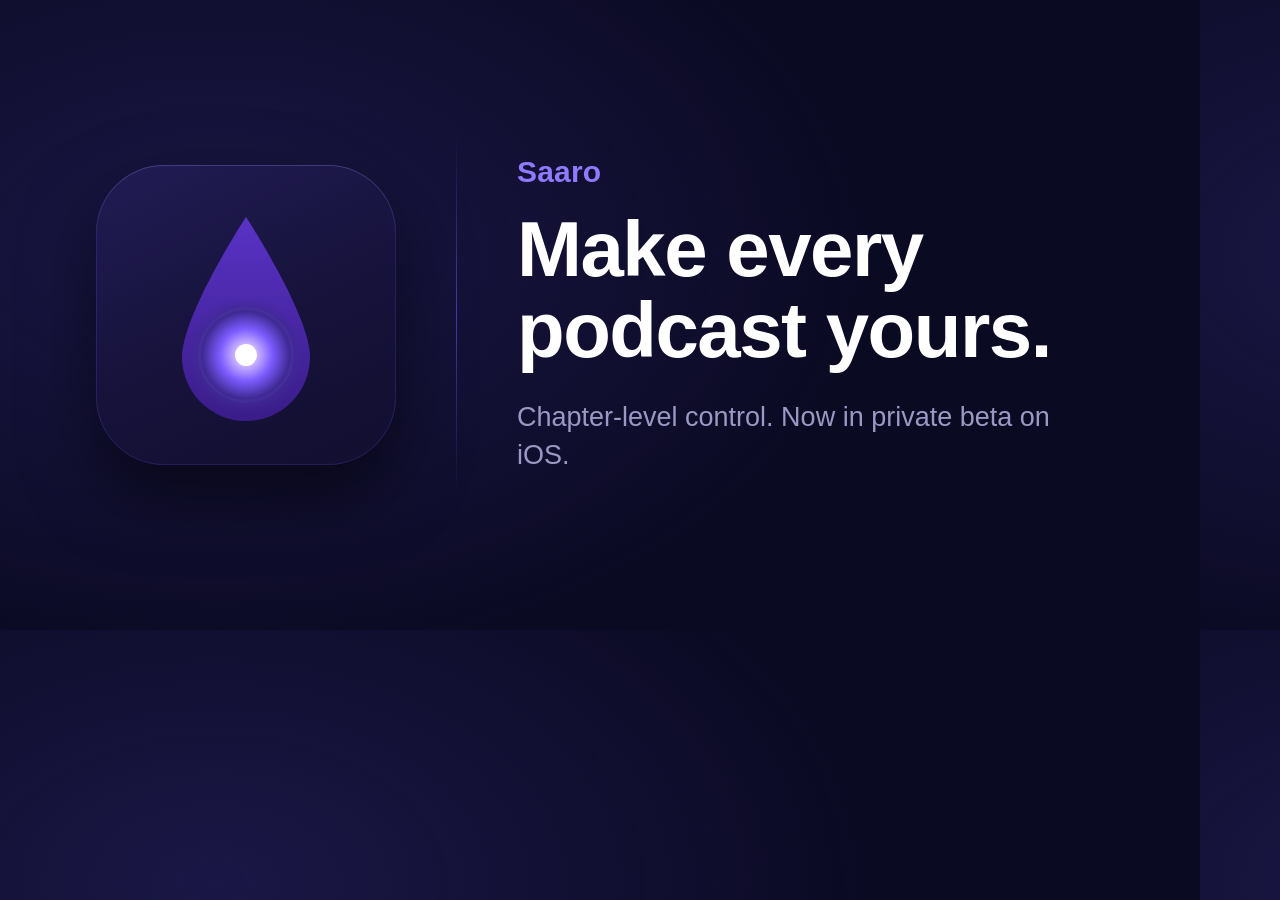
<file: .build/og-template.html>
<!doctype html>
<html>
<head>
<meta charset="utf-8">
<style>
  * { margin: 0; padding: 0; box-sizing: border-box; }
  html, body { width: 1200px; height: 630px; }
  body {
    font-family: -apple-system, BlinkMacSystemFont, "Segoe UI", Roboto, Helvetica, Arial, sans-serif;
    background:
      radial-gradient(1100px 700px at 18% 40%, #1a1746 0%, rgba(26,23,70,0) 60%),
      #0b0a23;
    display: flex;
    align-items: center;
    gap: 60px;
    padding: 0 96px;
    overflow: hidden;
  }

  /* ---- App icon (squircle, no white tile) ---- */
  .icon {
    flex: 0 0 auto;
    width: 300px;
    height: 300px;
    border-radius: 68px;               /* iOS-style rounded square */
    background: linear-gradient(155deg, #211c54 0%, #16123a 55%, #120f30 100%);
    position: relative;
    box-shadow:
      0 30px 70px rgba(0,0,0,0.55),
      inset 0 1px 0 rgba(255,255,255,0.10),
      inset 0 0 0 1px rgba(124,92,255,0.18);
    display: flex;
    align-items: center;
    justify-content: center;
  }
  .icon svg { width: 300px; height: 300px; display: block; }

  /* ---- Divider ---- */
  .divider {
    flex: 0 0 auto;
    width: 1px;
    height: 360px;
    background: linear-gradient(180deg, rgba(124,92,255,0) 0%, rgba(124,92,255,0.55) 50%, rgba(124,92,255,0) 100%);
  }

  /* ---- Text ---- */
  .copy { flex: 1 1 auto; }
  .eyebrow {
    color: #8f79ff;
    font-size: 30px;
    font-weight: 700;
    letter-spacing: 0.2px;
    margin-bottom: 20px;
  }
  .headline {
    color: #ffffff;
    font-size: 78px;
    line-height: 1.04;
    font-weight: 700;
    letter-spacing: -1.5px;
    margin-bottom: 28px;
  }
  .sub {
    color: #9b99c4;
    font-size: 27px;
    line-height: 1.4;
    font-weight: 400;
  }
</style>
</head>
<body>
  <div class="icon">
    <svg viewBox="0 0 300 300" fill="none" xmlns="http://www.w3.org/2000/svg">
      <defs>
        <linearGradient id="drop" x1="150" y1="40" x2="150" y2="250" gradientUnits="userSpaceOnUse">
          <stop offset="0" stop-color="#5b34c9"/>
          <stop offset="1" stop-color="#3a1d8a"/>
        </linearGradient>
        <radialGradient id="core" cx="0" cy="0" r="1" gradientUnits="userSpaceOnUse"
          gradientTransform="translate(150 190) scale(58)">
          <stop offset="0" stop-color="#ffffff"/>
          <stop offset="0.18" stop-color="#cdb8ff"/>
          <stop offset="0.45" stop-color="#7c5cff"/>
          <stop offset="0.75" stop-color="#3f2a93"/>
          <stop offset="1" stop-color="#3f2a93" stop-opacity="0"/>
        </radialGradient>
      </defs>

      <!-- teardrop: pointed at top, round at bottom -->
      <path d="M150 52
               C150 52 214 150 214 192
               A64 64 0 1 1 86 192
               C86 150 150 52 150 52 Z"
            fill="url(#drop)"/>

      <!-- sound ripples -->
      <circle cx="150" cy="190" r="46" stroke="#9c7bff" stroke-opacity="0.30" stroke-width="3" fill="none"/>
      <circle cx="150" cy="190" r="30" stroke="#b49bff" stroke-opacity="0.55" stroke-width="3" fill="none"/>

      <!-- glowing core -->
      <circle cx="150" cy="190" r="58" fill="url(#core)"/>
      <circle cx="150" cy="190" r="11" fill="#ffffff"/>
    </svg>
  </div>

  <div class="divider"></div>

  <div class="copy">
    <div class="eyebrow">Saaro</div>
    <div class="headline">Make every<br>podcast yours.</div>
    <div class="sub">Chapter-level control. Now in private beta on iOS.</div>
  </div>
</body>
</html>
</file>
<file: styles.css>
*, *::before, *::after {
  box-sizing: border-box;
  margin: 0;
  padding: 0;
}

:root {
  --bg: #ffffff;
  --text: #1a1a1a;
  --text-secondary: #555555;
  --accent: #7C5CFF;
  --accent-hover: #6a4aee;
  --border: #e5e5e5;
  --font: -apple-system, BlinkMacSystemFont, "Segoe UI", Roboto, Helvetica, Arial, sans-serif;
}

html {
  font-size: 16px;
  scroll-behavior: smooth;
}

body {
  font-family: var(--font);
  background: var(--bg);
  color: var(--text);
  line-height: 1.6;
  padding: 0 1.25rem;
}

a {
  color: var(--accent);
  text-decoration: none;
}

a:hover {
  text-decoration: underline;
}

/* ── Layout ── */

.container {
  max-width: 720px;
  margin: 0 auto;
  padding: 0;
}

.container--narrow {
  max-width: 640px;
  margin: 0 auto;
}

/* ── Nav ── */

.site-nav {
  padding: 1.25rem 0;
  display: flex;
  align-items: center;
  justify-content: space-between;
  border-bottom: 1px solid var(--border);
  margin-bottom: 4rem;
}

.site-nav__logo {
  font-size: 1.125rem;
  font-weight: 700;
  color: var(--text);
  letter-spacing: -0.02em;
}

.site-nav__logo:hover {
  text-decoration: none;
}

/* ── Hero ── */

.hero {
  padding: 4rem 0 3rem;
  text-align: center;
}

.hero__label {
  font-size: 0.8125rem;
  font-weight: 600;
  letter-spacing: 0.1em;
  text-transform: uppercase;
  color: var(--accent);
  margin-bottom: 1.25rem;
}

.hero__headline {
  font-size: 3rem;
  font-weight: 800;
  letter-spacing: -0.04em;
  line-height: 1.1;
  color: var(--text);
  margin-bottom: 1.5rem;
  overflow-wrap: break-word;
  word-break: break-word;
}

.hero__subhead {
  font-size: 1.125rem;
  color: var(--text-secondary);
  max-width: 560px;
  margin: 0 auto 2.5rem;
  line-height: 1.7;
}

.hero__actions {
  display: flex;
  gap: 0.75rem;
  justify-content: center;
  flex-wrap: wrap;
}

/* ── Buttons ── */

.btn {
  display: inline-block;
  padding: 0.6875rem 1.25rem;
  border-radius: 8px;
  font-size: 0.875rem;
  font-weight: 600;
  cursor: pointer;
  transition: background 0.15s, color 0.15s, border-color 0.15s;
  border: 2px solid transparent;
  text-decoration: none;
  line-height: 1;
}

.btn--primary {
  background: var(--accent);
  color: #ffffff;
  border-color: var(--accent);
}

.btn--primary:hover {
  background: var(--accent-hover);
  border-color: var(--accent-hover);
  text-decoration: none;
  color: #ffffff;
}

.btn--secondary {
  background: transparent;
  color: var(--accent);
  border-color: var(--accent);
}

.btn--secondary:hover {
  background: var(--accent);
  color: #ffffff;
  text-decoration: none;
}

/* ── Section ── */

section {
  margin-bottom: 4rem;
}

.section-title {
  font-size: 0.8125rem;
  font-weight: 600;
  letter-spacing: 0.1em;
  text-transform: uppercase;
  color: var(--text-secondary);
  margin-bottom: 2rem;
}

/* ── Feature cards ── */

.features {
  display: flex;
  flex-direction: column;
  gap: 2rem;
  margin-bottom: 4rem;
}

.feature {
  padding: 1.75rem;
  border: 1px solid var(--border);
  border-radius: 12px;
}

.feature__title {
  font-size: 1rem;
  font-weight: 700;
  color: var(--text);
  margin-bottom: 0.5rem;
}

.feature__body {
  font-size: 0.9375rem;
  color: var(--text-secondary);
  line-height: 1.65;
}

/* ── Demo callout ── */

.demo-callout {
  text-align: center;
  padding: 2.5rem;
  background: #f8f5ff;
  border-radius: 12px;
  margin-bottom: 4rem;
}

.demo-callout__title {
  font-size: 1.25rem;
  font-weight: 700;
  margin-bottom: 1rem;
}

/* ── Forms section ── */

.forms-grid {
  display: grid;
  grid-template-columns: 1fr 1fr;
  gap: 1.5rem;
  margin-bottom: 4rem;
}

.form-card {
  border: 1px solid var(--border);
  border-radius: 12px;
  padding: 1.75rem;
}

.form-card__title {
  font-size: 1rem;
  font-weight: 700;
  margin-bottom: 0.375rem;
}

.form-card__description {
  font-size: 0.875rem;
  color: var(--text-secondary);
  margin-bottom: 1.25rem;
  line-height: 1.6;
}

.form-row {
  display: flex;
  gap: 0.5rem;
}

.input {
  flex: 1;
  padding: 0.6rem 0.875rem;
  border: 1px solid var(--border);
  border-radius: 8px;
  font-size: 0.875rem;
  font-family: var(--font);
  color: var(--text);
  background: var(--bg);
  transition: border-color 0.15s;
  min-width: 0;
}

.input:focus {
  outline: none;
  border-color: var(--accent);
}

.input::placeholder {
  color: #aaaaaa;
}

.form-feedback {
  margin-top: 0.625rem;
  font-size: 0.8125rem;
  min-height: 1.2em;
}

.form-feedback--success {
  color: #2a7f4f;
}

.form-feedback--error {
  color: #c0392b;
}

/* ── About / lineage ── */

.lineage {
  padding: 2.5rem;
  border: 1px solid var(--border);
  border-radius: 12px;
  margin-bottom: 4rem;
}

.lineage__title {
  font-size: 1rem;
  font-weight: 700;
  margin-bottom: 0.5rem;
}

.lineage__body {
  font-size: 0.9375rem;
  color: var(--text-secondary);
  line-height: 1.65;
}

/* ── Footer ── */

.site-footer {
  border-top: 1px solid var(--border);
  padding: 2rem 0 3rem;
  font-size: 0.875rem;
  color: var(--text-secondary);
}

.site-footer__inner {
  display: flex;
  flex-direction: column;
  gap: 0.75rem;
  align-items: center;
  text-align: center;
}

.site-footer__links {
  display: flex;
  gap: 1.25rem;
  flex-wrap: wrap;
  justify-content: center;
}

.site-footer__links a {
  color: var(--text-secondary);
}

.site-footer__links a:hover {
  color: var(--accent);
}

/* ── Demo page ── */

.demo-placeholder {
  width: 100%;
  aspect-ratio: 9 / 16;
  max-height: 480px;
  background: #f0ecff;
  border-radius: 16px;
  border: 1px solid var(--border);
  display: flex;
  align-items: center;
  justify-content: center;
  color: var(--text-secondary);
  font-size: 0.875rem;
  margin-bottom: 3rem;
  text-align: center;
  padding: 1rem;
}

.demo-video-wrap {
  display: flex;
  justify-content: center;
  margin-bottom: 3rem;
}

.demo-video {
  display: block;
  width: 100%;
  max-width: 420px;
  height: auto;
  border-radius: 24px;
  border: 1px solid var(--border);
  box-shadow: 0 12px 40px rgba(0, 0, 0, 0.18);
}

.screenshot-grid {
  display: grid;
  grid-template-columns: 1fr 1fr;
  gap: 1.5rem;
  margin-bottom: 3rem;
}

.screenshot-item {
  display: flex;
  flex-direction: column;
  gap: 0.5rem;
}

.screenshot-item img,
.screenshot-item .screenshot-placeholder {
  width: 100%;
  aspect-ratio: 9 / 19.5;
  border-radius: 12px;
  border: 1px solid var(--border);
  object-fit: cover;
}

.screenshot-placeholder {
  background: #f0ecff;
  display: flex;
  align-items: center;
  justify-content: center;
  color: var(--text-secondary);
  font-size: 0.8125rem;
  text-align: center;
  padding: 0.75rem;
}

.screenshot-caption {
  font-size: 0.8125rem;
  color: var(--text-secondary);
  line-height: 1.5;
}

/* ── Policy pages ── */

.page-header {
  padding: 3rem 0 2rem;
  border-bottom: 1px solid var(--border);
  margin-bottom: 2.5rem;
}

.page-title {
  font-size: 2rem;
  font-weight: 800;
  letter-spacing: -0.03em;
  margin-bottom: 0.5rem;
}

.page-subtitle {
  font-size: 0.9375rem;
  color: var(--text-secondary);
}

.prose h2 {
  font-size: 1.125rem;
  font-weight: 700;
  margin-top: 2rem;
  margin-bottom: 0.625rem;
}

.prose h3 {
  font-size: 1rem;
  font-weight: 600;
  margin-top: 1.5rem;
  margin-bottom: 0.5rem;
}

.prose p {
  font-size: 0.9375rem;
  color: var(--text-secondary);
  margin-bottom: 0.875rem;
  line-height: 1.7;
}

.prose ul, .prose ol {
  padding-left: 1.5rem;
  margin-bottom: 0.875rem;
}

.prose li {
  font-size: 0.9375rem;
  color: var(--text-secondary);
  line-height: 1.7;
  margin-bottom: 0.25rem;
}

.prose a {
  color: var(--accent);
}

.summary-box {
  background: #f8f5ff;
  border-left: 3px solid var(--accent);
  border-radius: 0 8px 8px 0;
  padding: 1.25rem 1.5rem;
  margin-bottom: 2rem;
}

.summary-box__title {
  font-size: 0.8125rem;
  font-weight: 700;
  letter-spacing: 0.05em;
  text-transform: uppercase;
  color: var(--accent);
  margin-bottom: 0.75rem;
}

.summary-box ul {
  padding-left: 1.25rem;
  margin: 0;
}

.summary-box li {
  font-size: 0.9375rem;
  color: var(--text);
  line-height: 1.65;
  margin-bottom: 0.25rem;
}

/* ── Changelog ── */

.changelog-entry {
  border-bottom: 1px solid var(--border);
  padding-bottom: 2rem;
  margin-bottom: 2rem;
}

.changelog-entry:last-child {
  border-bottom: none;
}

.changelog-date {
  font-size: 0.8125rem;
  font-weight: 600;
  color: var(--accent);
  letter-spacing: 0.05em;
  text-transform: uppercase;
  margin-bottom: 0.375rem;
}

.changelog-title {
  font-size: 1.125rem;
  font-weight: 700;
  margin-bottom: 0.5rem;
}

.changelog-body {
  font-size: 0.9375rem;
  color: var(--text-secondary);
  line-height: 1.7;
}

/* ── Support page ── */

.faq-item {
  border-bottom: 1px solid var(--border);
  padding-bottom: 1.5rem;
  margin-bottom: 1.5rem;
}

.faq-item:last-child {
  border-bottom: none;
}

.faq-q {
  font-size: 0.9375rem;
  font-weight: 700;
  margin-bottom: 0.5rem;
  color: var(--text);
}

.faq-a {
  font-size: 0.9375rem;
  color: var(--text-secondary);
  line-height: 1.7;
}

/* ── Responsive ── */

@media (max-width: 640px) {
  .hero__headline {
    font-size: 2rem;
  }

  .hero__actions {
    flex-direction: column;
    align-items: center;
  }

  .hero__actions .btn {
    width: 100%;
    max-width: 320px;
    text-align: center;
  }

  .forms-grid {
    grid-template-columns: 1fr;
  }

  .screenshot-grid {
    grid-template-columns: 1fr;
  }

  .form-row {
    flex-direction: column;
  }

  .site-nav {
    margin-bottom: 2.5rem;
  }

  .hero {
    padding: 2.5rem 0 2rem;
  }
}
</file>
